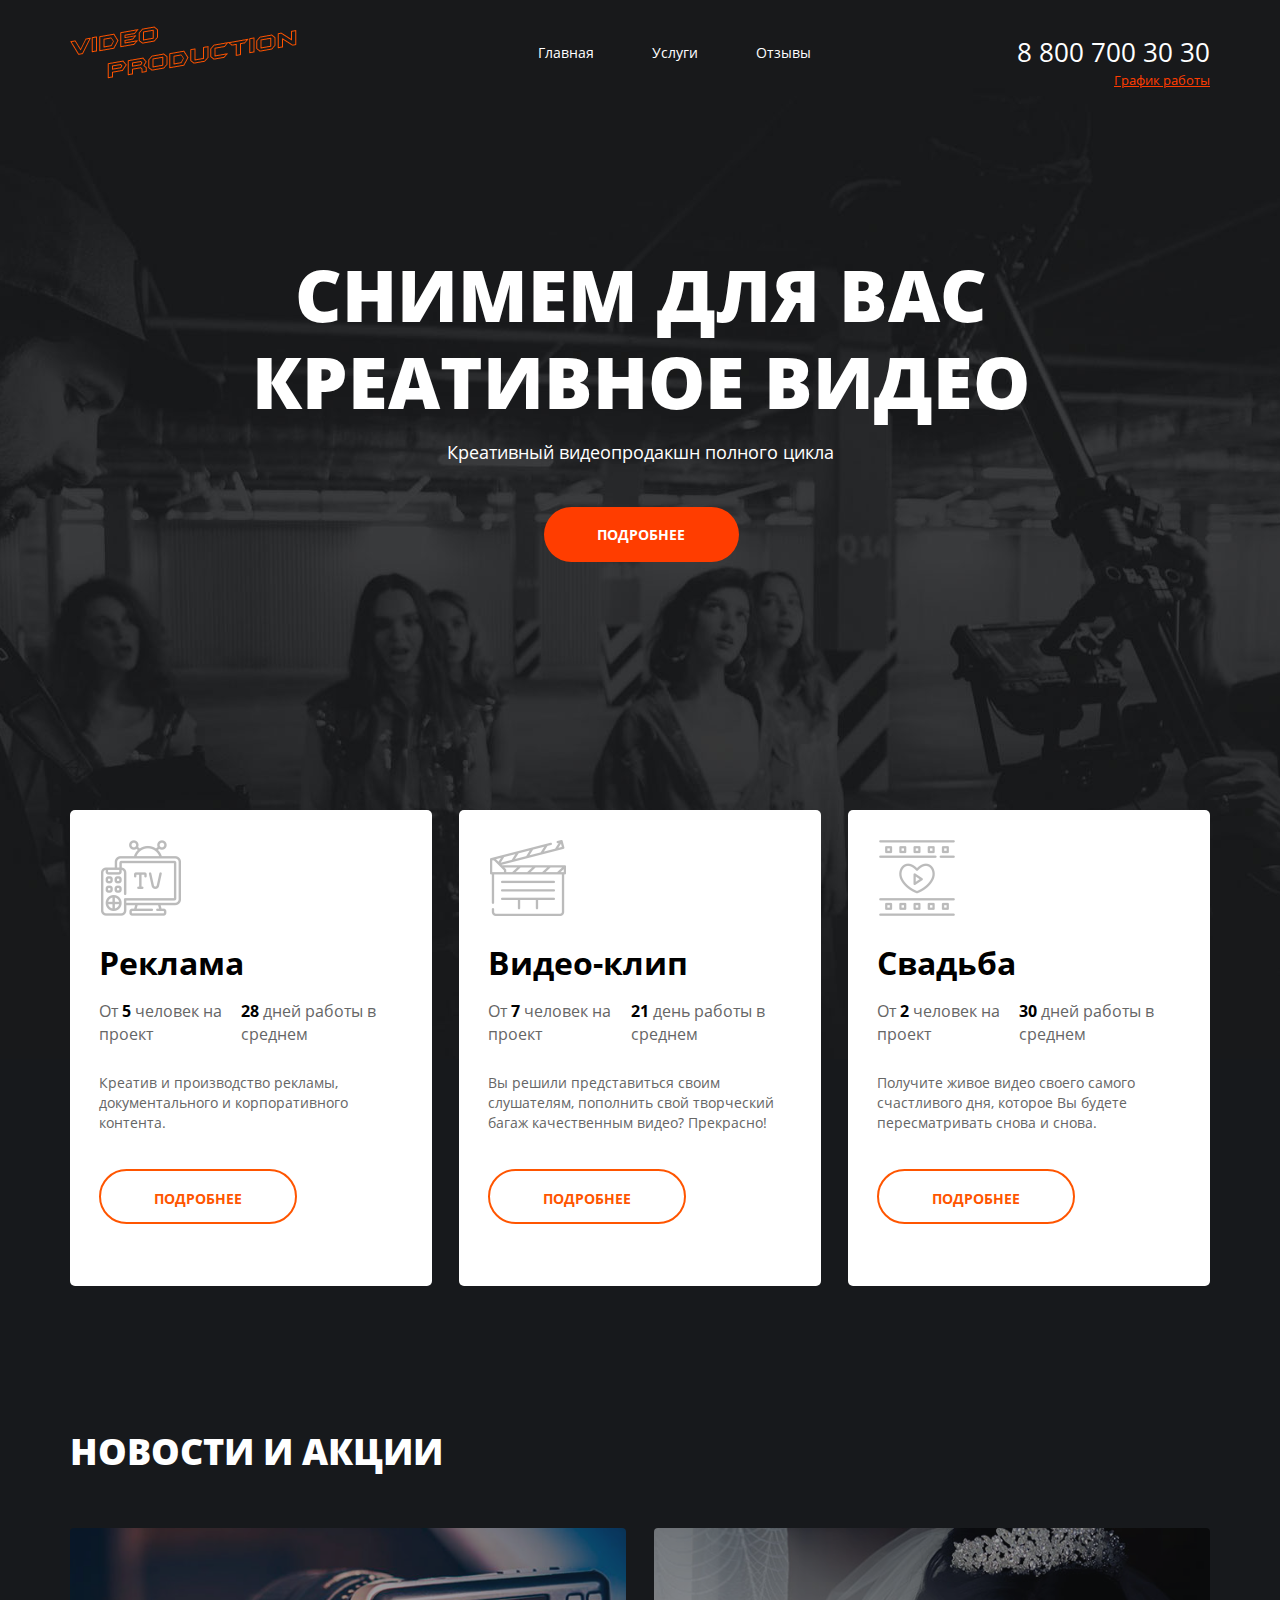
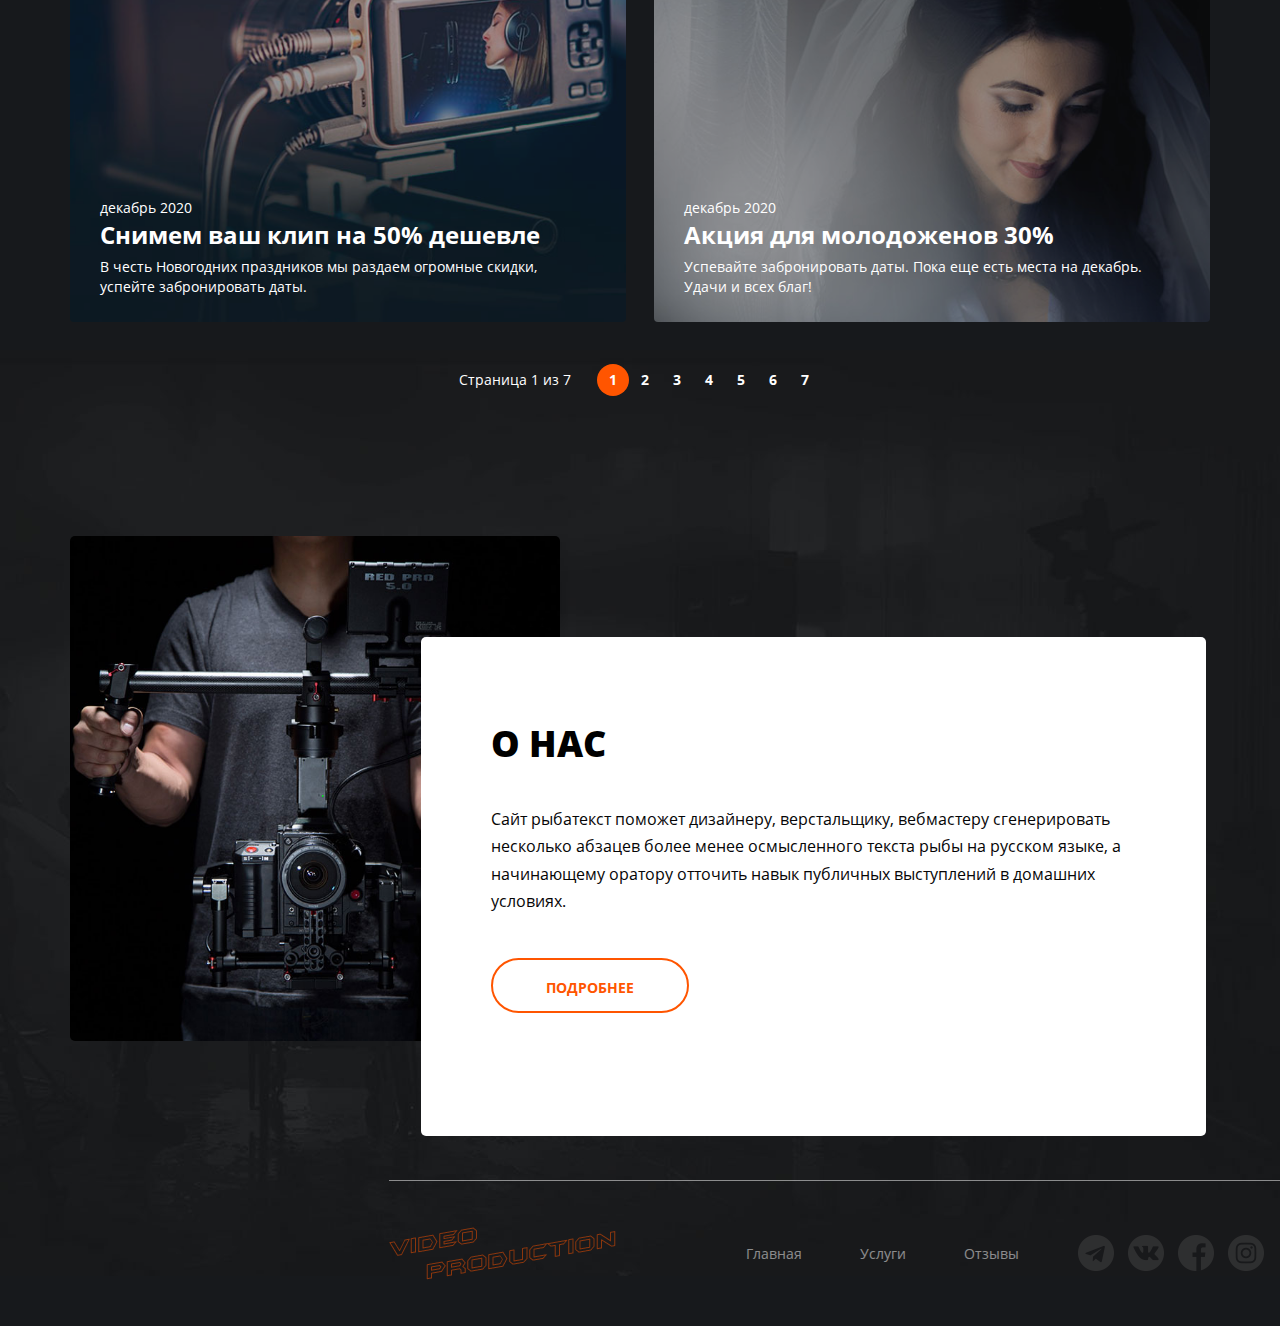
<file: index.html>
<!DOCTYPE html>
<html lang="ru">

<head>
  <meta charset="UTF-8">
  <meta name="viewport" content="width=1180, initial-scale=1.0">
  <!--т.к.статичная верстка (не зависит от размеров окна)-->
  <title>Video production</title>
  <!--<link rel="stylesheet" href="./css/reset.css"> reset - сбрасывает - накладывает однородный визуальный стиль, выравнивая стили по умолчанию почти для всех элементов.-->
  <link rel="stylesheet" href="./css/main.css">


</head>

<body>
  <div class="wrapper main-page-wrapper">
    <div class="wrapper__content">

      <section class="hero">
        <div class="container hero__container">
          <header class="header">
            <div class="header__col">
              <a href="./index.html" class="logo">
                <img src="./images/logo.png" alt="Логотип" class="logo__img">
              </a>
              <nav class="menu">
                <ul class="menu__list-header">
                  <li class="menu__item"> <a href="./index.html" class="menu__link">Главная</a></li>
                  <li class="menu__item menu__item--active"> <a href="./services.html" class="menu__link">Услуги</a>
                  </li>
                  <li class="menu__item"> <a href="./reviews.html" class="menu__link">Отзывы</a></li>
                </ul>
              </nav>
            </div>
            <div class="header__col header__col--align--right">
              <address class="contacts__header">
                <a href="tel:+78007003030" class="contacts__header-phone">8 800 700 30 30</a>
                <div class="dropdown">
                  <a href="#" class="contacts__header-dropdown-title--active">График работы</a>
                  <div class="dropdown__menu">
                    <ul class="dropdown__list">
                      <li class="dropdown__item"><b>пн-вс: 09:00-20:00</b></li>
                      <li class="dropdown__item">Обед: 14:00-14:30</li>
                    </ul>
                  </div>
                </div>
              </address>

            </div>
          </header>


          <div class="preview">
            <div class="preview__text-section">
              <h1 class="preview__title">СНИМЕМ ДЛЯ ВАС КРЕАТИВНОЕ ВИДЕО</h1>
              <p class="preview__description">Креативный видеопродакшн полного цикла</p>
              <a href="#" class="button button--color--ginger">ПОДРОБНЕЕ</a>
              <!--<div class="options__button-wrapper">
                <a href="#" class="button button--color--white">ПОДРОБНЕЕ</a>
              </div>-->
            </div>
          </div>
      </section>

      <section class="section">
        <div class="container">
          <ul class="options">
            <li class="options__item">
              <a href="#" class=option>
                <div class="options__header">
                  <img src="./images/icons/offers/tv.png" alt="Иконка опции1" class="options__header-img">
                </div>
                <div class="options__content">
                  <h3 class="options__title">Реклама</h3>
                  <div class="options__desc">
                    <span class="options__desc-block">
                      <div class="options__number">От <b>5</b> человек на проект</div>
                    </span>
                    <span class="options__desc-block">
                      <div class="options__number"> <b>28</b> дней работы в среднем</div>
                    </span>
                  </div>
                  <div class="options__text">
                    <div class="text">Креатив и производство рекламы, документального и корпоративного контента.</div>
                  </div>
                  <div class="button button--color--white">ПОДРОБНЕЕ</div>
                  <!--<div class="options__button-wrapper">
                    <a href="#" class="button button--color--white">ПОДРОБНЕЕ</a>
                  </div>-->
                </div>
              </a>

            <li class="options__item">
              <a href="#" class=option>
                <div class="options__header">
                  <img src="./images/icons/offers/clapper.png" alt="Иконка опции2" class="options__header-img">
                </div>
                <div class="options__content">
                  <h3 class="options__title">Видео-клип</h3>
                  <div class="options__desc">
                    <span class="options__desc-block">
                      <div class="options__number">От <b>7</b> человек на проект</div>
                    </span>
                    <span class="options__desc-block">
                      <div class="options__number"> <b>21</b> день работы в среднем</div>
                    </span>
                  </div>
                  <div class="options__text">
                    <div class="text">Вы решили представиться своим слушателям, пополнить свой творческий багаж
                      качественным видео? Прекрасно!</div>
                  </div>
                  <div class="button button--color--white">ПОДРОБНЕЕ</div>
                  <!--<div class="options__button-wrapper">
                      <a href="#" class="button button--color--white">ПОДРОБНЕЕ</a>
                    </div>-->
                </div>
              </a>
            </li>

            <li class="options__item">
              <a href="#" class=option>
                <div class="options__header">
                  <img src="./images/icons/offers/film.png" alt="Иконка опции3" class="options__header-img">
                </div>
                <div class="options__content">
                  <h3 class="options__title">Свадьба</h3>
                  <div class="options__desc">
                    <span class="options__desc-block">
                      <div class="options__number">От <b>2</b> человек на проект</div>
                    </span>
                    <span class="options__desc-block">
                      <div class="options__number"> <b>30</b> дней работы в среднем</div>
                    </span>
                  </div>
                  <div class="options__text">
                    <div class="text">Получите живое видео своего самого счастливого дня, которое Вы будете
                      пересматривать снова и снова.</div>
                  </div>
                  <div class="button button--color--white">ПОДРОБНЕЕ</div>
                  <!--<div class="options__button-wrapper">
                      <a href="#" class="button button--color--white">ПОДРОБНЕЕ</a>
                    </div>-->
                </div>
              </a>
            </li>

          </ul>
        </div>
      </section>


      <section class="section">
        <div class="container">
          <h2 class="section__title">НОВОСТИ И АКЦИИ</h2>
          <ul class="news">
            <li class="news__item single-news">
              <img src="./images/content/news/camera.jpg" alt="Акция на клип" class="single-news__cover">
              <div class="single-news__text-content">
                <time class="single-news__date">
                  <span class="single-news__date-month">декабрь</span>
                  <span class="single-news__date-year">2020</span>
                </time>
                <div class="single-news__title">Снимем ваш клип на 50% дешевле</div>
                <div class="single-news__desk">
                  В честь Новогодних праздников мы раздаем огромные скидки, успейте забронировать даты.
                </div>
              </div>
            </li>
            <li class="news__item single-news">
              <img src="./images/content/news/wedding.jpg" alt="Акция для молодоженов" class="single-news__cover">
              <div class="single-news__text-content">
                <time class="single-news__date">
                  <span class="single-news__date-month">декабрь</span>
                  <span class="single-news__date-year">2020</span>
                </time>
                <div class="single-news__title">Акция для молодоженов 30%</div>
                <div class="single-news__desk">
                  Успевайте забронировать даты. Пока еще есть места на декабрь. Удачи и всех благ!
                </div>
              </div>
            </li>
          </ul>
          <div class="pager">
            <div class="pager__display">Страница 1 из 7</div>
            <ul class="pager__list">
              <li class="pager__item pager__item--active"> <a href="#" class="pager__link">1</a></li>
              <li class="pager__item"> <a href="#" class="pager__link">2</a></li>
              <li class="pager__item"> <a href="#" class="pager__link">3</a></li>
              <li class="pager__item"> <a href="#" class="pager__link">4</a></li>
              <li class="pager__item"> <a href="#" class="pager__link">5</a></li>
              <li class="pager__item"> <a href="#" class="pager__link">6</a></li>
              <li class="pager__item"> <a href="#" class="pager__link">7</a></li>
            </ul>
          </div>
        </div>
      </section>

      <section class="section">
        <div class="container">
          <div class="about">
            <div class="about__desk">
              <h2 class="about__title">О НАС</h2>
              <div class="about__desk-text">
                <p>
                  Сайт рыбатекст поможет дизайнеру, верстальщику, вебмастеру сгенерировать несколько абзацев более менее
                  осмысленного текста рыбы на русском языке, а начинающему оратору отточить навык публичных выступлений
                  в домашних условиях.
                </p>
              </div>
              <!--<a href="#" class="button button--color--ginger">ПОДРОБНЕЕ</a>-->
              <div class="options__button-wrapper">
                <a href="#" class="button button--color--white">ПОДРОБНЕЕ</a>
              </div>
            </div>
          </div>
      </section>
    </div>

    <footer class="footer-container">
      <div class="container footer-container__content">
        <div class="footer">
          <div class="footer__col">
            <a href="./index.html" class="logo">
              <img src="./images/logo.png" alt="Логотип" class="logo__img">
            </a>
            <nav class="menu">
              <ul class="menu__list">
                <li class="menu__item"> <a href="./index.html" class="menu__link">Главная</a></li>
                <li class="menu__item menu__item--active"> <a href="./services.html" class="menu__link">Услуги</a></li>
                <li class="menu__item"> <a href="./reviews.html" class="menu__link">Отзывы</a></li>
              </ul>
            </nav>
          </div>
          <div class="footer__col footer__col--align--right">
            <ul class="socials">
              <li class="socials__item socials__item--icon--telegram">
                <a href="#" class="socials__link"></a>
              </li>
              <li class="socials__item socials__item--icon--vk">
                <a href="#" class="socials__link"></a>
              </li>
              <li class="socials__item socials__item--icon--fb">
                <a href="#" class="socials__link"></a>
              </li>
              <li class="socials__item socials__item--icon--insta">
                <a href="#" class="socials__link"></a>
              </li>
            </ul>
            <address class="contacts__header">
              <div class="contacts__desc">Бесплатный звонок по России</div>
              <a href="tel:+78007003030" class="contacts__header-phone">8 800 700 30 30</a>
            </address>
          </div>
        </div>
      </div>
    </footer>


  </div>

</body>

</html>
</file>
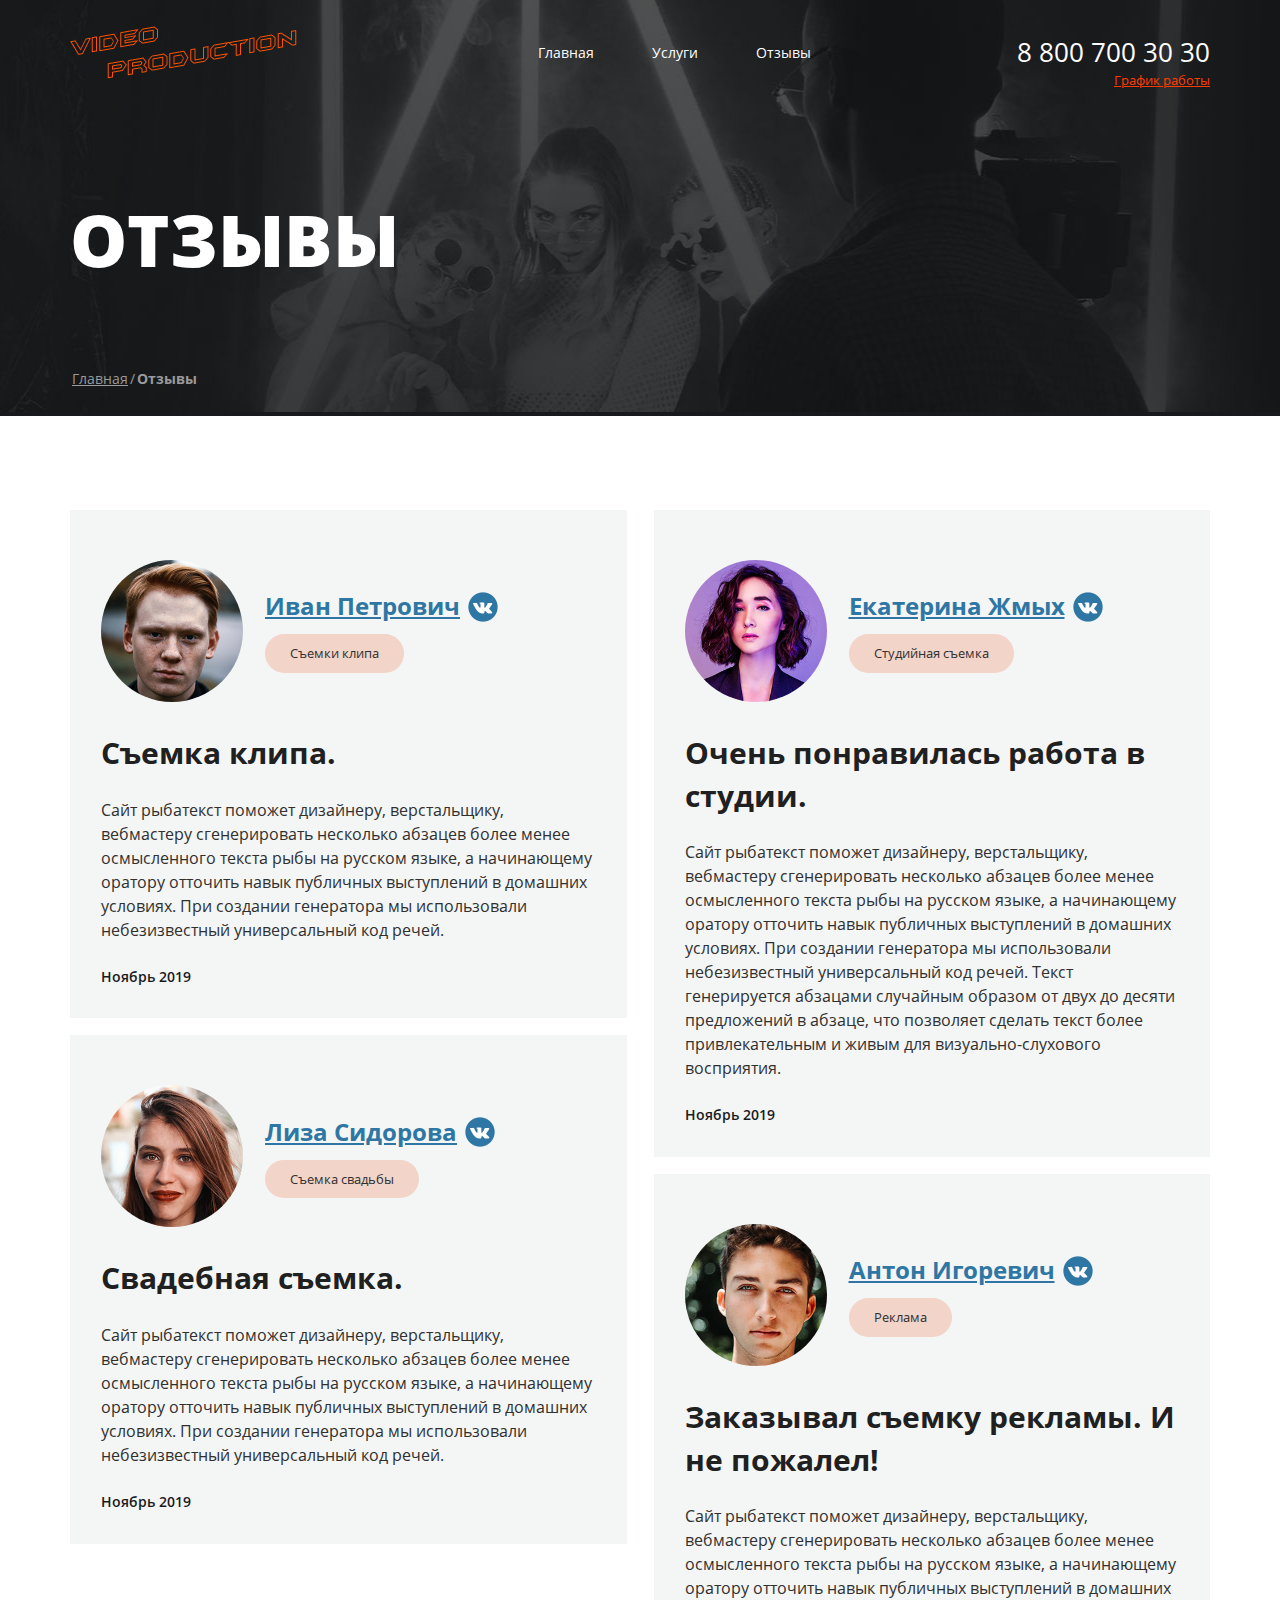
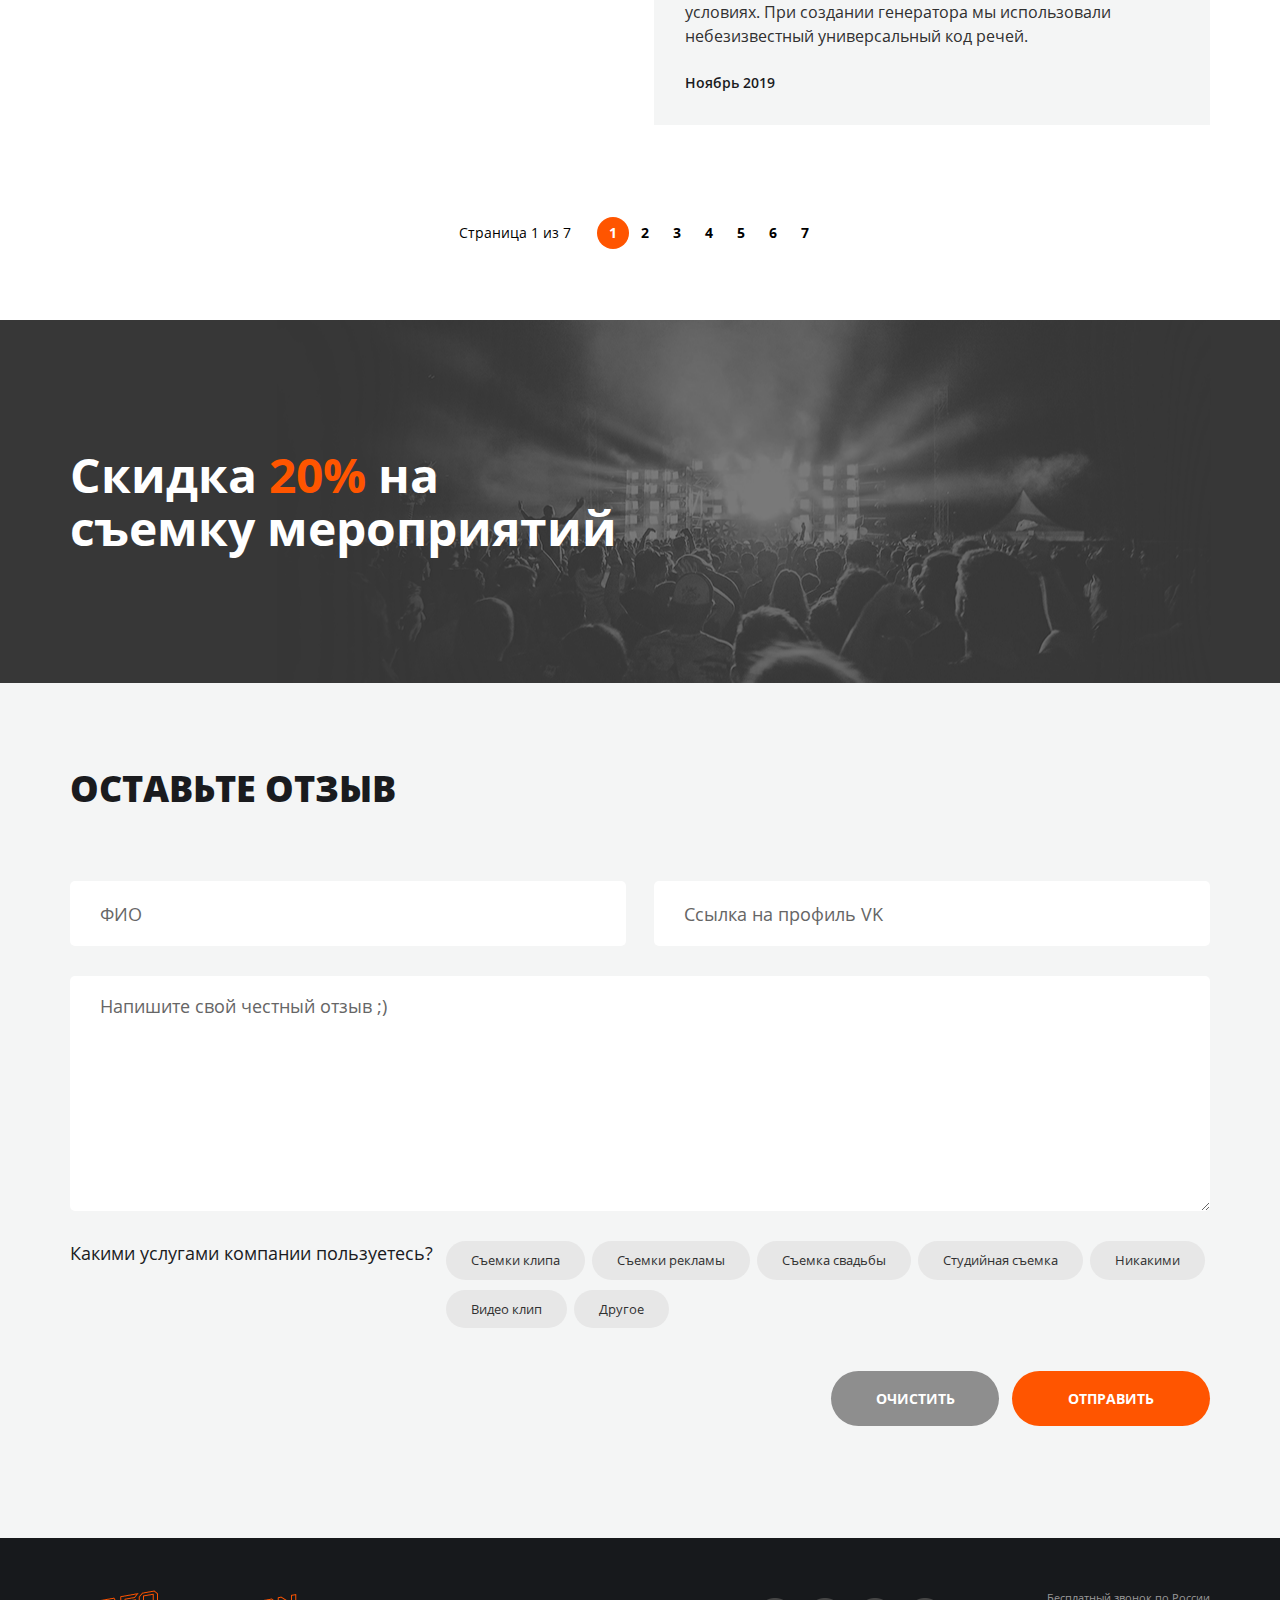
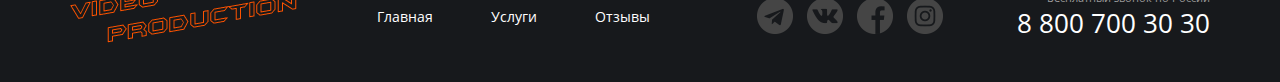
<file: reviews.html>
<!DOCTYPE html>
<html lang="ru">

<head>
  <meta charset="UTF-8">
  <meta name="viewport" content="width=1180, initial-scale=1.0">
  <!--т.к.статичная верстка (не зависит от размеров окна)-->
  <title>Video production | Reviews Page</title>
  <!--<link rel="stylesheet" href="./css/reset.css"> reset - сбрасывает - накладывает однородный визуальный стиль, выравнивая стили по умолчанию почти для всех элементов.-->
  <link rel="stylesheet" href="./css/main.css">
</head>

<body>
  <div class="wrapper">
    <section class="top-line">
      <div class="container top-line__container">
        <header class="header">
          <div class="header__col">
            <a href="./index.html" class="logo">
              <img src="./images/logo.png" alt="Логотип" class="logo__img">
            </a>
            <nav class="menu">
              <ul class="menu__list-header">
                <li class="menu__item"> <a href="./index.html" class="menu__link">Главная</a></li>
                <li class="menu__item menu__item--active"> <a href="./services.html" class="menu__link">Услуги</a></li>
                <li class="menu__item"> <a href="./reviews.html" class="menu__link">Отзывы</a></li>
              </ul>
            </nav>
          </div>
          <div class="header__col header__col--align--right">
            <address class="contacts__header">
              <a href="tel:+78007003030" class="contacts__header-phone">8 800 700 30 30</a>
               <div class="dropdown">
                  <a href="#" class="contacts__header-dropdown-title--active">График работы</a>
                  <div class="dropdown__menu">
                    <ul class="dropdown__list">
                      <li class="dropdown__item"><b>пн-вс: 09:00-20:00</b></li>
                      <li class="dropdown__item">Обед: 14:00-14:30</li>
                    </ul>
                  </div>
                </div>
            </address>
          </div>
        </header>
        <h1 class="page-title">ОТЗЫВЫ</h1>
        <nav class="breadcrumbs">
          <ul class="breadcrumbs__list">
            <li class="breadcrumbs__item">
              <a href="./index.html" class="breadcrumbs__link">Главная</a>
            </li>
            <li class="breadcrumbs__item breadcrumbs__item--active">
              <a href="./reviews.html" class="breadcrumbs__link">Отзывы</a>
            </li>
          </ul>
        </nav>
      </div>
    </section>
    <main class="page-content">
      <div class="container">
        <ul class="reviews">
          <li class="reviews__item review">
            <div class="review__header">
              <div class="review__photo">
                <div class="avatar">
                  <img src="./images/content/reviews/ginger.jpg" alt="user" class="avatar__img">
                </div>
              </div>
              <div class="review__userdata">
                <a href="#" class="review__user">Иван Петрович</a>
                <ul class="review__tags">
                  <li class="review__tags-item tag  tag--bg--orange">Съемки клипа</li>
                </ul>
              </div>
            </div>
            <div class="review__content">
              <h3 class="review__title">Съемка клипа.</h3>
              <div class="review__content-text">
                <p>Сайт рыбатекст поможет дизайнеру, верстальщику, вебмастеру сгенерировать несколько абзацев более
                  менее осмысленного текста рыбы на русском языке, а начинающему оратору отточить навык публичных
                  выступлений в домашних условиях. При создании генератора мы использовали небезизвестный универсальный
                  код речей. </p>
              </div>
            </div>
            <time class="review__date">Ноябрь 2019</time>
          <li class="reviews__item review">
            <div class="review__header">
              <div class="review__photo">
                <div class="avatar">
                  <img src="./images/content/reviews/liza.jpg" alt="user" class="avatar__img">
                </div>
              </div>
              <div class="review__userdata">
                <a href="#" class="review__user">Лиза Сидорова</a>
                <ul class="review__tags">
                  <li class="review__tags-item tag tag--bg--orange">Съемка свадьбы</li>
                </ul>
              </div>
            </div>
            <div class="review__content">
              <h3 class="review__title">Свадебная съемка.</h3>
              <div class="review__content-text">
                <p>Сайт рыбатекст поможет дизайнеру, верстальщику, вебмастеру сгенерировать несколько абзацев более
                  менее осмысленного текста рыбы на русском языке, а начинающему оратору отточить навык публичных
                  выступлений в домашних условиях. При создании генератора мы использовали небезизвестный универсальный
                  код речей. </p>
              </div>
            </div>
            <time class="review__date">Ноябрь 2019</time>
          </li>
          </li>
          <li class="reviews__item review">
            <div class="review__header">
              <div class="review__photo">
                <div class="avatar">
                  <img src="./images/content/reviews/girl.jpg" alt="user" class="avatar__img">
                </div>
              </div>
              <div class="review__userdata">
                <a href="#" class="review__user">Екатерина Жмых</a>
                <ul class="review__tags">
                  <li class="review__tags-item tag tag--bg--orange">Студийная съемка</li>
                </ul>
              </div>
            </div>
            <div class="review__content">
              <h3 class="review__title">Очень понравилась работа в студии.</h3>
              <div class="review__content-text">
                <p>Сайт рыбатекст поможет дизайнеру, верстальщику, вебмастеру сгенерировать несколько абзацев более
                  менее осмысленного текста рыбы на русском языке, а начинающему оратору отточить навык публичных
                  выступлений в домашних условиях. При создании генератора мы использовали небезизвестный универсальный
                  код речей. Текст генерируется абзацами случайным образом от двух до десяти предложений в абзаце, что
                  позволяет сделать текст более привлекательным и живым для визуально-слухового восприятия. </p>
              </div>
            </div>
            <time class="review__date">Ноябрь 2019</time>
          </li>
          <li class="reviews__item review">
            <div class="review__header">
              <div class="review__photo">
                <div class="avatar">
                  <img src="./images/content/reviews/guy.jpg" alt="user" class="avatar__img">
                </div>
              </div>
              <div class="review__userdata">
                <a href="#" class="review__user">Антон Игоревич</a>
                <ul class="review__tags">
                  <li class="review__tags-item tag tag--bg--orange">Реклама</li>
                </ul>
              </div>
            </div>
            <div class="review__content">
              <h3 class="review__title">Заказывал съемку рекламы. И не пожалел!</h3>
              <div class="review__content-text">
                <p>Сайт рыбатекст поможет дизайнеру, верстальщику, вебмастеру сгенерировать несколько абзацев более
                  менее осмысленного текста рыбы на русском языке, а начинающему оратору отточить навык публичных
                  выступлений в домашних условиях. При создании генератора мы использовали небезизвестный универсальный
                  код речей.</p>
              </div>
            </div>
            <time class="review__date">Ноябрь 2019</time>
          </li>
        </ul>
        <div class="pager pager--theme-light">
          <div class="pager__display">Страница 1 из 7</div>
          <ul class="pager__list">
            <li class="pager__item pager__item--active"> <a href="#" class="pager__link">1</a></li>
            <li class="pager__item"> <a href="#" class="pager__link">2</a></li>
            <li class="pager__item"> <a href="#" class="pager__link">3</a></li>
            <li class="pager__item"> <a href="#" class="pager__link">4</a></li>
            <li class="pager__item"> <a href="#" class="pager__link">5</a></li>
            <li class="pager__item"> <a href="#" class="pager__link">6</a></li>
            <li class="pager__item"> <a href="#" class="pager__link">7</a></li>
          </ul>
        </div>
      </div>
    </main>
    <section class="separator">
      <div class="container">
        <div class="separator__content">
          <h2 class="separator__title">
            Скидка <span class="colortext">20%</span> на съемку мероприятий
          </h2>
        </div>
      </div>
    </section>

    <section class="inner-section inner-section--bg--grey">
      <div class="container">
        <h2 class="inner-section__title">ОСТАВЬТЕ ОТЗЫВ</h2>
        <form class="form">
          <div class="form__row">
            <input type="text" placeholder="ФИО" class="form__input">
            <input type="text" placeholder="Ссылка на профиль VK" class="form__input">
          </div>
          <div class="form__row">
            <textarea placeholder="Напишите свой честный отзыв ;)" class="form__input form__input--textarea" ></textarea>
          </div>
          <div class="form__controls">
            <div class="form__controls-title">Какими услугами компании пользуетесь?</div>
            <ul class="controls">
              <li class="controls__item">
                <label class="controls__elem">
                  <input type="checkbox" class="controls__checkbox">
                  <div class="tag controls__tag">Съемки клипа</div>
                </label>
              </li>
              <li class="controls__item">
                <label class="controls__elem">
                  <input type="checkbox" class="controls__checkbox">
                  <div class="tag controls__tag">Съемки рекламы</div>
                </label>
              </li>
              <li class="controls__item">
                <label class="controls__elem">
                  <input type="checkbox" class="controls__checkbox">
                  <div class="tag controls__tag">Съемка свадьбы</div>
                </label>
              </li>
              <li class="controls__item">
                <label class="controls__elem">
                  <input type="checkbox" class="controls__checkbox">
                  <div class="tag controls__tag">Студийная съемка</div>
                </label>
              </li>
              <li class="controls__item">
                <label class="controls__elem">
                  <input type="checkbox" class="controls__checkbox">
                  <div class="tag controls__tag">Никакими</div>
                </label>
              </li>
              <li class="controls__item">
                <label class="controls__elem">
                  <input type="checkbox" class="controls__checkbox">
                  <div class="tag controls__tag">Видео клип</div>
                </label>
              </li>
              <li class="controls__item">
                <label class="controls__elem">
                  <input type="checkbox" class="controls__checkbox">
                  <div class="tag controls__tag">Другое</div>
                </label>
              </li>
            </ul>
          </div>
          <div class="form__buttons">
            <button type="reset" class="button form__button button--color--grey">ОЧИСТИТЬ</button>
            <button type="submit" class="button form__button button--color--orange">ОТПРАВИТЬ</button>
          </div>
        </form>

      </div>
    </section>

    <footer class="inner-footer">
      <div class="container inner-footer__container">
        <div class="footer footer-container__section">
          <div class="footer__col">
            <a href="./index.html" class="logo">
              <img src="./images/logo.png" alt="Логотип" class="logo__img">
            </a>
            <nav class="menu">
              <ul class="menu__list-footer">
                <li class="menu__item"> <a href="./index.html" class="menu__link">Главная</a></li>
                <li class="menu__item menu__item--active"> <a href="./services.html" class="menu__link">Услуги</a></li>
                <li class="menu__item"> <a href="./reviews.html" class="menu__link">Отзывы</a></li>
              </ul>
            </nav>
          </div>
          <div class="footer__col footer__col--align--right">
            <ul class="socials">
              <li class="socials__item socials__item--icon--telegram">
                <a href="" class="socials__link"></a>
              </li>
              <li class="socials__item socials__item--icon--vk">
                <a href="" class="socials__link"></a>
              </li>
              <li class="socials__item socials__item--icon--fb">
                <a href="" class="socials__link"></a>
              </li>
              <li class="socials__item socials__item--icon--insta">
                <a href="" class="socials__link"></a>
              </li>
            </ul>
            <address class="contacts__header">
              <div class="contacts__desc">Бесплатный звонок по России</div>
              <a href="tel:+78007003030" class="contacts__header-phone">8 800 700 30 30</a>
            </address>
          </div>
        </div>
      </div>
    </footer>

  </div>
</body>

</html>
</file>
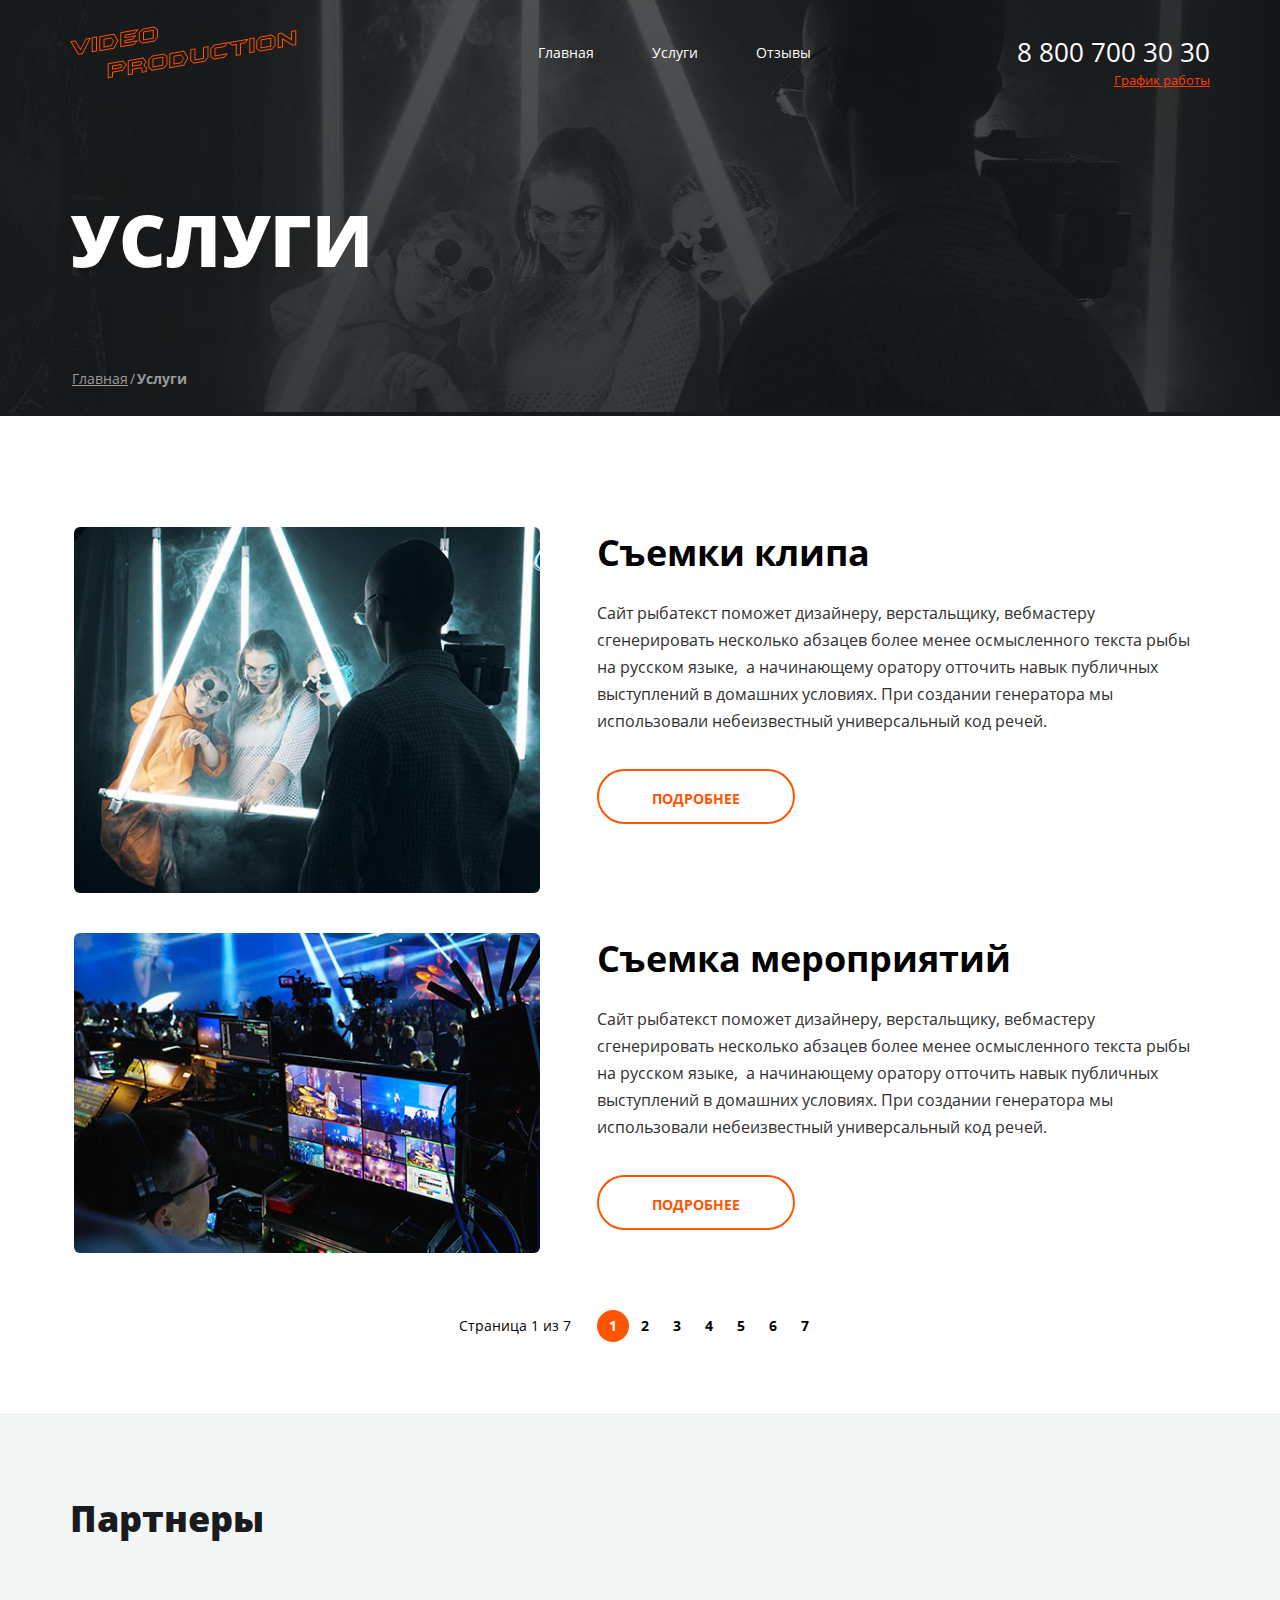
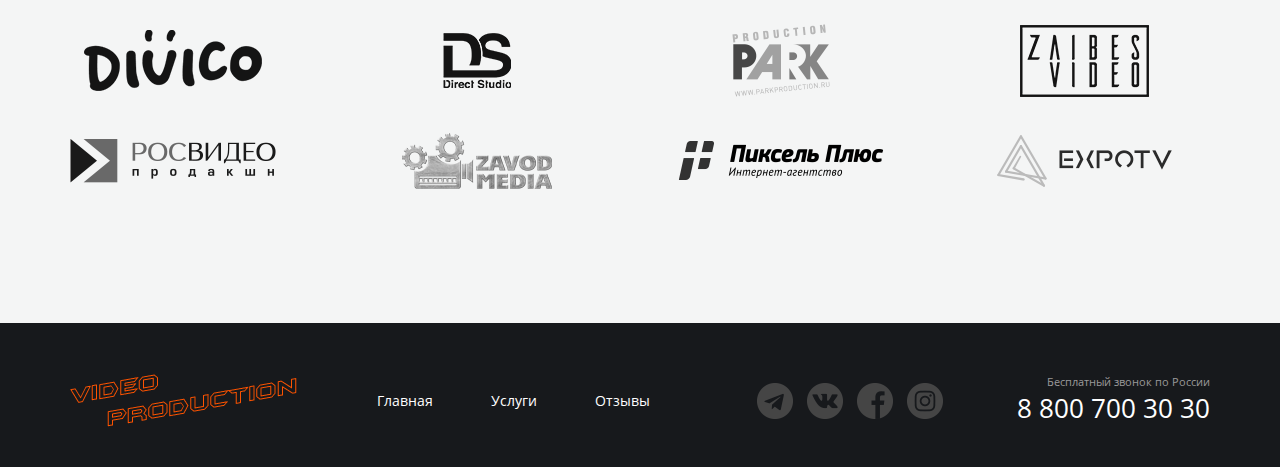
<file: services.html>
<!DOCTYPE html>
<html lang="ru">

<head>
  <meta charset="UTF-8">
  <meta name="viewport" content="width=1180, initial-scale=1.0">
  <!--т.к.статичная верстка (не зависит от размеров окна)-->
  <title>Video production | Services Page</title>
  <!--<link rel="stylesheet" href="./css/reset.css"> reset - сбрасывает - накладывает однородный визуальный стиль, выравнивая стили по умолчанию почти для всех элементов.-->
  <link rel="stylesheet" href="./css/main.css">


</head>

<body>
  <div class="wrapper">
    <section class="top-line">
      <div class="container top-line__container">
        <header class="header">
          <div class="header__col">
            <a href="./index.html" class="logo">
              <img src="./images/logo.png" alt="Логотип" class="logo__img">
            </a>
            <nav class="menu">
              <ul class="menu__list-header">
                <li class="menu__item"> <a href="./index.html" class="menu__link">Главная</a></li>
                <li class="menu__item menu__item--active"> <a href="./services.html" class="menu__link">Услуги</a></li>
                <li class="menu__item"> <a href="./reviews.html" class="menu__link">Отзывы</a></li>
              </ul>
            </nav>
          </div>
          <div class="header__col header__col--align--right">
            <address class="contacts__header">
              <a href="tel:+78007003030" class="contacts__header-phone">8 800 700 30 30</a>
               <div class="dropdown">
                  <a href="#" class="contacts__header-dropdown-title--active">График работы</a>
                  <div class="dropdown__menu">
                    <ul class="dropdown__list">
                      <li class="dropdown__item"><b>пн-вс: 09:00-20:00</b></li>
                      <li class="dropdown__item">Обед: 14:00-14:30</li>
                    </ul>
                  </div>
                </div>
            </address>
          </div>
        </header>
        <h1 class="page-title">УСЛУГИ</h1>
        <nav class="breadcrumbs">
          <ul class="breadcrumbs__list">
            <li class="breadcrumbs__item">
              <a href="./index.html" class="breadcrumbs__link">Главная</a>
            </li>
            <li class="breadcrumbs__item breadcrumbs__item--active">
              <a href="./services.html" class="breadcrumbs__link">Услуги</a>
            </li>
          </ul>
        </nav>
      </div>
    </section>
    <main class="page-content">
      <div class="container">
        <ul class="services">
          <li class="services__item service">
            <div class="service__img">
              <img src="./images/content/service/girls.jpg" class="service__img-elem" alt="clip shooting">
            </div>
            <div class="service__content">
              <h2 class="service__title">
                Съемки клипа
              </h2>
              <div class="service__desc">
                <p>
                  Сайт рыбатекст поможет дизайнеру, верстальщику, вебмастеру сгенерировать несколько абзацев более менее
                  осмысленного текста рыбы на русском языке,  а начинающему оратору отточить навык публичных выступлений
                  в домашних условиях. При создании генератора мы использовали небеизвестный универсальный код речей.
                </p>
              </div>
              <div class="options__button-wrapper">
                <a href="#" class="button button--color--white">ПОДРОБНЕЕ</a>
              </div>
            </div>
          </li>
          <li class="services__item service">
            <div class="service__img">
              <img src="./images/content/service/engineer.jpg" class="service__img-elem" alt="shooting events">
            </div>
            <div class="service__content">
              <h2 class="service__title">
                Съемка мероприятий
              </h2>
              <div class="service__desc">
                <p>
                  Сайт рыбатекст поможет дизайнеру, верстальщику, вебмастеру сгенерировать несколько абзацев более менее
                  осмысленного текста рыбы на русском языке,  а начинающему оратору отточить навык публичных выступлений
                  в домашних условиях. При создании генератора мы использовали небеизвестный универсальный код речей.
                </p>
              </div>
              <div class="options__button-wrapper">
                <a href="#" class="button button--color--white">ПОДРОБНЕЕ</a>
              </div>
            </div>
          </li>
        </ul>

        <div class="pager pager--theme-light">
          <div class="pager__display">Страница 1 из 7</div>
          <ul class="pager__list">
            <li class="pager__item pager__item--active"> <a href="#" class="pager__link">1</a></li>
            <li class="pager__item"> <a href="#" class="pager__link">2</a></li>
            <li class="pager__item"> <a href="#" class="pager__link">3</a></li>
            <li class="pager__item"> <a href="#" class="pager__link">4</a></li>
            <li class="pager__item"> <a href="#" class="pager__link">5</a></li>
            <li class="pager__item"> <a href="#" class="pager__link">6</a></li>
            <li class="pager__item"> <a href="#" class="pager__link">7</a></li>
          </ul>
        </div>
      </div>
    </main>

    <section class="inner-section inner-section--bg--grey">
      <div class="container">
        <h2 class="inner-section__title">Партнеры</h2>
        <ul class="partners">
          <li class="partners__item">
            <a href="#" class="partners__link">
              <img src="./images/icons/partners/divico.png" alt="divico logo">
            </a>
          </li>
          <li class="partners__item">
            <a href="#" class="partners__link">
              <img src="./images/icons/partners/ds.png" alt="ds logo">
            </a>
          </li>
          <li class="partners__item">
            <a href="#" class="partners__link">
              <img src="./images/icons/partners/park.png" alt="park logo">
            </a>
          </li>
          <li class="partners__item">
            <a href="#" class="partners__link">
              <img src="./images/icons/partners/zvibes.png" alt="zvibes logo">
            </a>
          </li>
          <li class="partners__item">
            <a href="#" class="partners__link">
              <img src="./images/icons/partners/rosvideo.png" alt="rosvideo logo">
            </a>
          </li>
          <li class="partners__item">
            <a href="#" class="partners__link">
              <img src="./images/icons/partners/zavod.png" alt="zavod logo">
            </a>
          </li>
          <li class="partners__item">
            <a href="#" class="partners__link">
              <img src="./images/icons/partners/pixel.png" alt="pixel logo">
            </a>
          </li>
          <li class="partners__item">
            <a href="#" class="partners__link">
              <img src="./images/icons/partners/expotv.png" alt="expotv logo">
            </a>
          </li>
        </ul>
      </div>
    </section>

    <footer class="inner-footer">
      <div class="container inner-footer__container">
        <div class="footer footer-container__section">
          <div class="footer__col">
            <a href="./index.html" class="logo">
              <img src="./images/logo.png" alt="Логотип" class="logo__img">
            </a>
            <nav class="menu">
              <ul class="menu__list-footer">
                <li class="menu__item"> <a href="./index.html" class="menu__link">Главная</a></li>
                <li class="menu__item menu__item--active"> <a href="./services.html" class="menu__link">Услуги</a></li>
                <li class="menu__item"> <a href="./reviews.html" class="menu__link">Отзывы</a></li>
              </ul>
            </nav>
          </div>
          <div class="footer__col footer__col--align--right">
            <ul class="socials">
              <li class="socials__item socials__item--icon--telegram">
                <a href="" class="socials__link"></a>
              </li>
              <li class="socials__item socials__item--icon--vk">
                <a href="" class="socials__link"></a>
              </li>
              <li class="socials__item socials__item--icon--fb">
                <a href="" class="socials__link"></a>
              </li>
              <li class="socials__item socials__item--icon--insta">
                <a href="" class="socials__link"></a>
              </li>
            </ul>
            <address class="contacts__header">
              <div class="contacts__desc">Бесплатный звонок по России</div>
              <a href="tel:+78007003030" class="contacts__header-phone">8 800 700 30 30</a>
            </address>
          </div>
        </div>
      </div>
    </footer>

  </div>
</body>

</html>
</file>
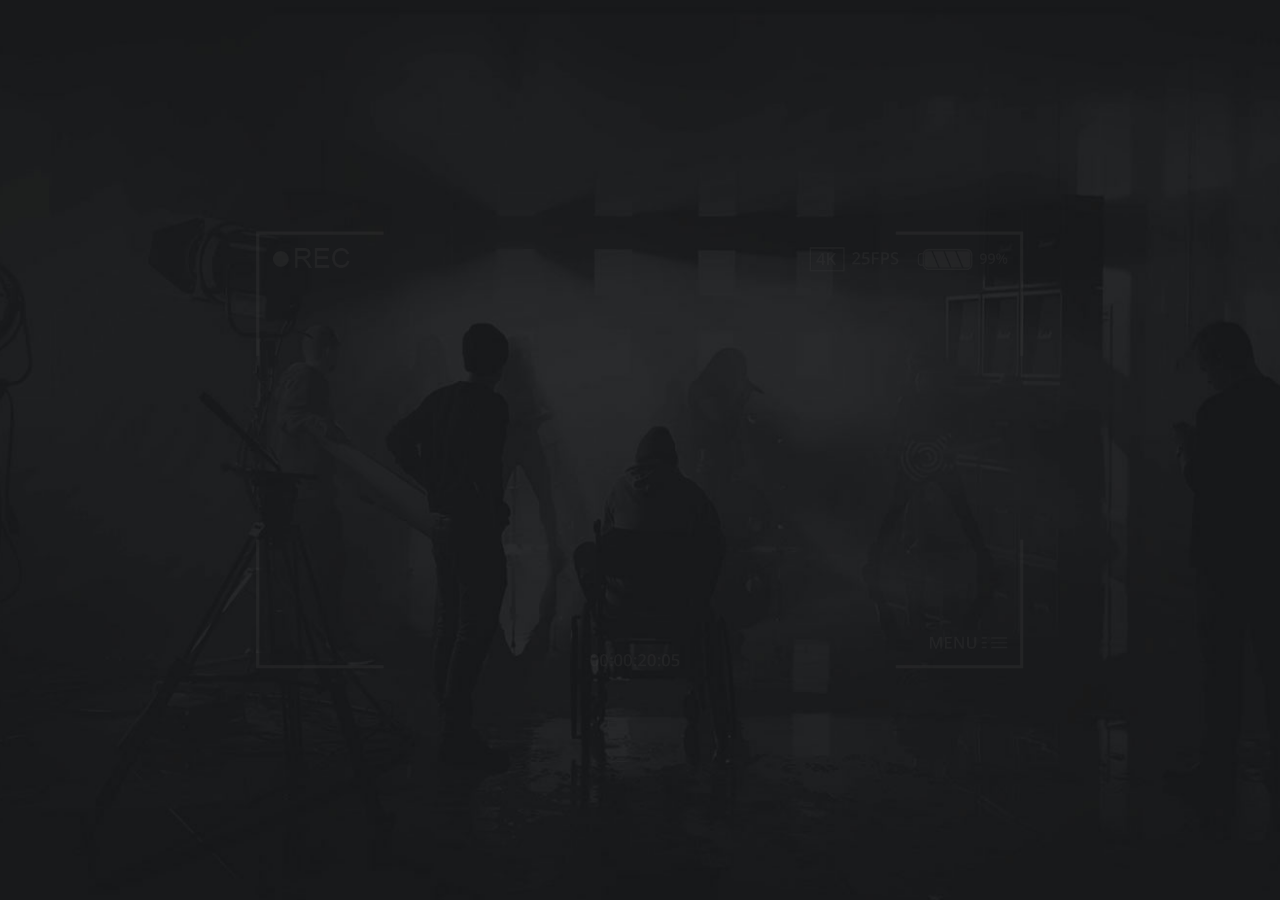
<file: welcome.html>
<!DOCTYPE html>
<html lang="ru">

<head>
  <meta charset="UTF-8">
  <meta name="viewport" content="width=1180, initial-scale=1.0">
  <!--т.к.статичная верстка (не зависит от размеров окна)-->
  <title>Video production | Welcome Page</title>
  <!--<link rel="stylesheet" href="./css/reset.css"> reset - сбрасывает - накладывает однородный визуальный стиль, выравнивая стили по умолчанию почти для всех элементов.-->
  <link rel="stylesheet" href="./css/main.css">
</head>

<body>
  <div class="welcome welcome-video">
   <div class="welcome__container">
     <div class="central central--video">
       <img src="./images/logo2.png" alt="video production logo" class="central__logo">
     <a href="./index.html" class="button button--color--beige">ВОЙТИ</a>
      </div>
   </div>

  </div>
</body>

</html>
</file>
<file: css/main.css>
@import url('./layout/fonts/stylesheet.css');
@import url('./layout/normalize.css');
@import url('./layout/base.css');


@import url('./blocks/header.css');
@import url('./blocks/logo.css');
@import url('./blocks/menu.css');
@import url('./blocks/contacts.css');
@import url('./blocks/dropdown.css');
@import url('./blocks/hero.css');
@import url('./blocks/preview.css');
@import url('./blocks/options.css');
@import url('./blocks/news.css');
@import url('./blocks/pager.css');
@import url('./blocks/about.css');
@import url('./blocks/title.css');
@import url('./blocks/footer.css');
@import url('./blocks/socials.css');
@import url('./blocks/button.css');

@import url('./blocks/service.css');
@import url('./blocks/breadcrumbs.css');
@import url('./blocks/page.css');
@import url('./blocks/partners.css');

@import url('./blocks/reviews.css');
@import url('./blocks/avatar.css');
@import url('./blocks/separator.css');
@import url('./blocks/tag.css');
@import url('./blocks/form.css');
@import url('./blocks/controls.css');

@import url('./blocks/welcome_page.css');
</file>
